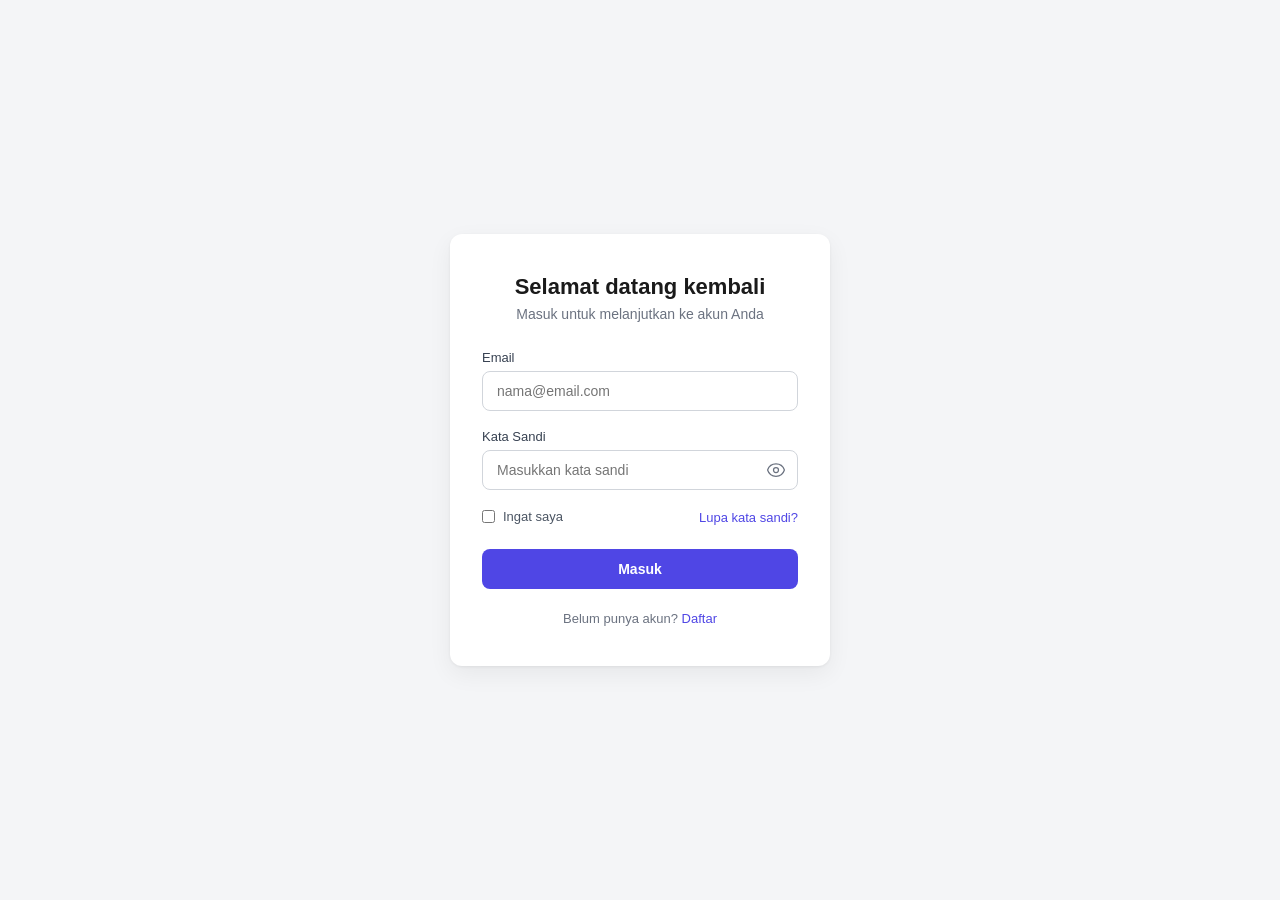
<file: index.html>
<!DOCTYPE html>
<html lang="id">
<head>
  <meta charset="UTF-8">
  <meta name="viewport" content="width=device-width, initial-scale=1.0">
  <title>Masuk</title>
  <link rel="stylesheet" href="style.css">
</head>
<body>

  <div class="card">
    <h1>Selamat datang kembali</h1>
    <p class="subtitle">Masuk untuk melanjutkan ke akun Anda</p>

    <div class="error" id="errorBox">Email atau kata sandi salah.</div>

    <form id="loginForm">
      <div class="field">
        <label for="email">Email</label>
        <input type="email" id="email" placeholder="nama@email.com" required>
      </div>

      <div class="field">
        <label for="password">Kata Sandi</label>
        <div class="password-wrapper">
          <input type="password" id="password" placeholder="Masukkan kata sandi" required>
          <button type="button" class="toggle-password" data-target="password" aria-label="Toggle password visibility">
            <!-- SVG Mata Terbuka Baru -->
            <svg class="eye-icon" xmlns="http://www.w3.org/2000/svg" fill="none" viewBox="0 0 24 24" stroke-width="1.5" stroke="currentColor">
              <path stroke-linecap="round" stroke-linejoin="round" d="M2.036 12.322a1.012 1.012 0 0 1 0-.639C3.423 7.51 7.36 4.5 12 4.5c4.638 0 8.573 3.007 9.963 7.178.07.207.07.431 0 .639C20.577 16.49 16.64 19.5 12 19.5c-4.638 0-8.573-3.007-9.963-7.178Z" />
              <path stroke-linecap="round" stroke-linejoin="round" d="M15 12a3 3 0 1 1-6 0 3 3 0 0 1 6 0Z" />
            </svg>
          </button>
        </div>
      </div>

      <div class="row">
        <label>
          <input type="checkbox" id="remember">
          Ingat saya
        </label>
        <a href="#">Lupa kata sandi?</a>
      </div>

      <button type="submit" class="submit">Masuk</button>
    </form>

    <p class="footer-text">Belum punya akun? <a href="register.html">Daftar</a></p>
  </div>

  <script src="script.js"></script>
</body>
</html>
</file>
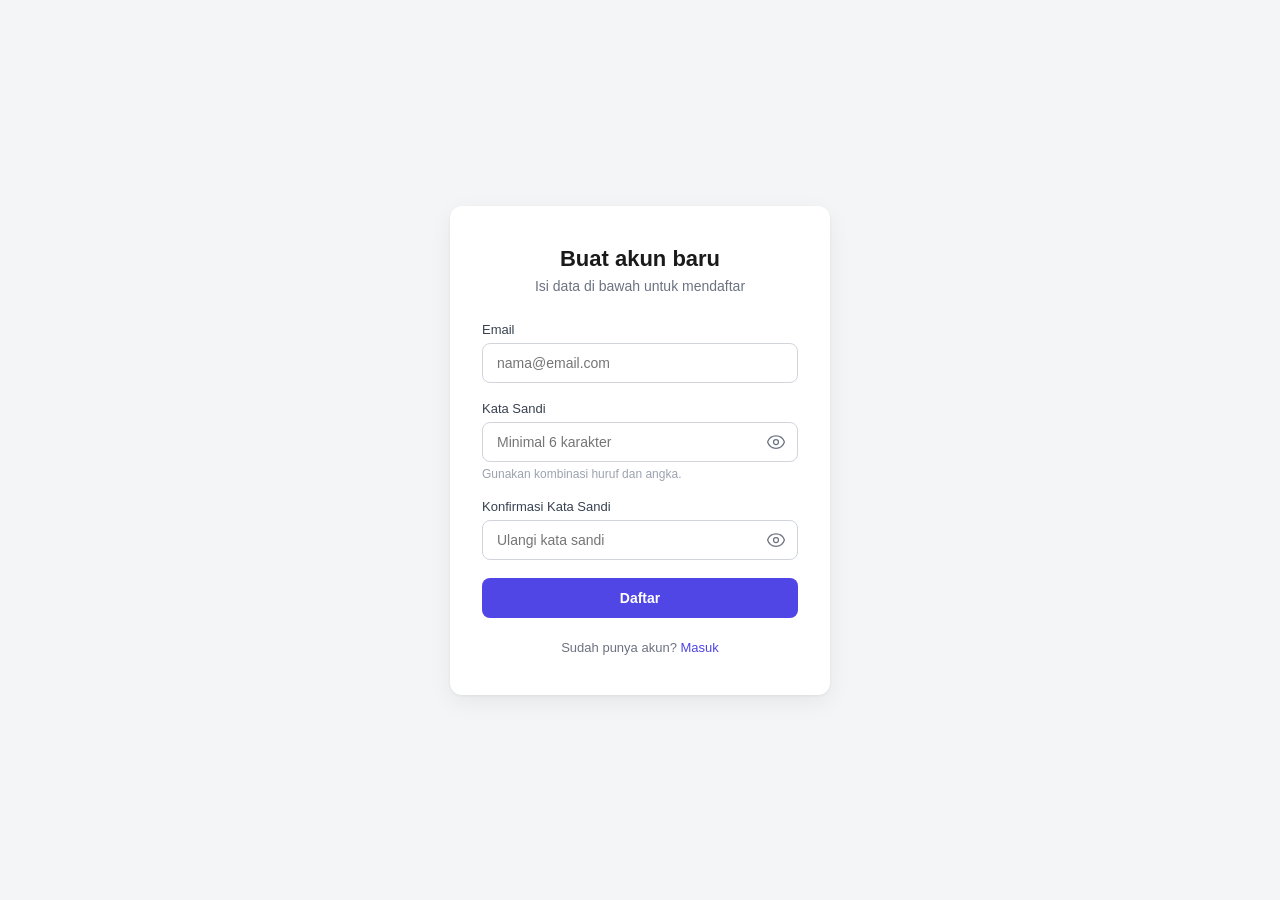
<file: register.html>
<!DOCTYPE html>
<html lang="id">
<head>
  <meta charset="UTF-8">
  <meta name="viewport" content="width=device-width, initial-scale=1.0">
  <title>Daftar</title>
  <link rel="stylesheet" href="style.css">
</head>
<body>

  <div class="card">
    <h1>Buat akun baru</h1>
    <p class="subtitle">Isi data di bawah untuk mendaftar</p>

    <div class="error" id="errorBox">Terjadi kesalahan. Periksa kembali data Anda.</div>

    <form id="registerForm">
      <div class="field">
        <label for="email">Email</label>
        <input type="email" id="email" placeholder="nama@email.com" required>
      </div>

      <div class="field">
        <label for="password">Kata Sandi</label>
        <div class="password-wrapper">
          <input type="password" id="password" placeholder="Minimal 6 karakter" required>
          <button type="button" class="toggle-password" data-target="password" aria-label="Toggle password visibility">
            <!-- SVG Mata Terbuka Baru -->
            <svg class="eye-icon" xmlns="http://www.w3.org/2000/svg" fill="none" viewBox="0 0 24 24" stroke-width="1.5" stroke="currentColor">
              <path stroke-linecap="round" stroke-linejoin="round" d="M2.036 12.322a1.012 1.012 0 0 1 0-.639C3.423 7.51 7.36 4.5 12 4.5c4.638 0 8.573 3.007 9.963 7.178.07.207.07.431 0 .639C20.577 16.49 16.64 19.5 12 19.5c-4.638 0-8.573-3.007-9.963-7.178Z" />
              <path stroke-linecap="round" stroke-linejoin="round" d="M15 12a3 3 0 1 1-6 0 3 3 0 0 1 6 0Z" />
            </svg>
          </button>
        </div>
        <p class="hint">Gunakan kombinasi huruf dan angka.</p>
      </div>

      <div class="field">
        <label for="confirmPassword">Konfirmasi Kata Sandi</label>
        <div class="password-wrapper">
          <input type="password" id="confirmPassword" placeholder="Ulangi kata sandi" required>
          <button type="button" class="toggle-password" data-target="confirmPassword" aria-label="Toggle password visibility">
            <!-- SVG Mata Terbuka Baru -->
            <svg class="eye-icon" xmlns="http://www.w3.org/2000/svg" fill="none" viewBox="0 0 24 24" stroke-width="1.5" stroke="currentColor">
              <path stroke-linecap="round" stroke-linejoin="round" d="M2.036 12.322a1.012 1.012 0 0 1 0-.639C3.423 7.51 7.36 4.5 12 4.5c4.638 0 8.573 3.007 9.963 7.178.07.207.07.431 0 .639C20.577 16.49 16.64 19.5 12 19.5c-4.638 0-8.573-3.007-9.963-7.178Z" />
              <path stroke-linecap="round" stroke-linejoin="round" d="M15 12a3 3 0 1 1-6 0 3 3 0 0 1 6 0Z" />
            </svg>
          </button>
        </div>
      </div>

      <button type="submit" class="submit" id="submitBtn">Daftar</button>
    </form>

    <p class="footer-text">Sudah punya akun? <a href="index.html">Masuk</a></p>
  </div>

  <script src="script.js"></script>
</body>
</html>
</file>
<file: style.css>
* {
  box-sizing: border-box;
  margin: 0;
  padding: 0;
}

body {
  font-family: -apple-system, BlinkMacSystemFont, "Segoe UI", Roboto, Helvetica, Arial, sans-serif;
  background: #f4f5f7;
  min-height: 100vh;
  display: flex;
  align-items: center;
  justify-content: center;
  padding: 20px;
}

.card {
  background: #ffffff;
  width: 100%;
  max-width: 380px;
  padding: 40px 32px;
  border-radius: 12px;
  box-shadow: 0 1px 3px rgba(0,0,0,0.06), 0 8px 24px rgba(0,0,0,0.06);
}

.card h1 {
  font-size: 22px;
  font-weight: 600;
  color: #1a1a1a;
  text-align: center;
  margin-bottom: 6px;
}

.card p.subtitle {
  text-align: center;
  color: #6b7280;
  font-size: 14px;
  margin-bottom: 28px;
}

.field {
  margin-bottom: 18px;
}

.field label {
  display: block;
  font-size: 13px;
  font-weight: 500;
  color: #374151;
  margin-bottom: 6px;
}

.field input {
  width: 100%;
  padding: 11px 14px;
  font-size: 14px;
  border: 1px solid #d1d5db;
  border-radius: 8px;
  outline: none;
  transition: border-color 0.15s ease, box-shadow 0.15s ease;
}

.field input:focus {
  border-color: #4f46e5;
  box-shadow: 0 0 0 3px rgba(79, 70, 229, 0.12);
}

/* CSS Wrapper Input Password dan Tombol Toggle SVG */
.password-wrapper {
  position: relative;
  display: flex;
  align-items: center;
}

.password-wrapper input {
  padding-right: 40px;
}

.toggle-password {
  position: absolute;
  right: 12px;
  background: none;
  border: none;
  cursor: pointer;
  color: #6b7280;
  padding: 0;
  display: flex;
  align-items: center;
  justify-content: center;
  outline: none;
}

.toggle-password:hover {
  color: #374151;
}

.toggle-password .eye-icon {
  width: 20px;
  height: 20px;
}

.hint {
  font-size: 12px;
  color: #9ca3af;
  margin-top: 5px;
}

.row {
  display: flex;
  align-items: center;
  justify-content: space-between;
  margin-bottom: 22px;
  font-size: 13px;
}

.row label {
  display: flex;
  align-items: flex-start;
  gap: 8px;
  color: #4b5563;
  cursor: pointer;
  line-height: 1.4;
}

.row input[type="checkbox"] {
  margin-top: 2px;
}

.row a {
  color: #4f46e5;
  text-decoration: none;
}

.row a:hover {
  text-decoration: underline;
}

button.submit {
  width: 100%;
  padding: 12px;
  background: #4f46e5;
  color: #fff;
  font-size: 14px;
  font-weight: 600;
  border: none;
  border-radius: 8px;
  cursor: pointer;
  transition: background 0.15s ease;
}

button.submit:hover {
  background: #4338ca;
}

button.submit:disabled {
  background: #a5a6f6;
  cursor: not-allowed;
}

.error {
  display: none;
  background: #fef2f2;
  color: #b91c1c;
  font-size: 13px;
  padding: 10px 12px;
  border-radius: 8px;
  margin-bottom: 18px;
}

.footer-text {
  text-align: center;
  font-size: 13px;
  color: #6b7280;
  margin-top: 22px;
}

.footer-text a {
  color: #4f46e5;
  text-decoration: none;
  font-weight: 500;
}

.footer-text a:hover {
  text-decoration: underline;
}
</file>
